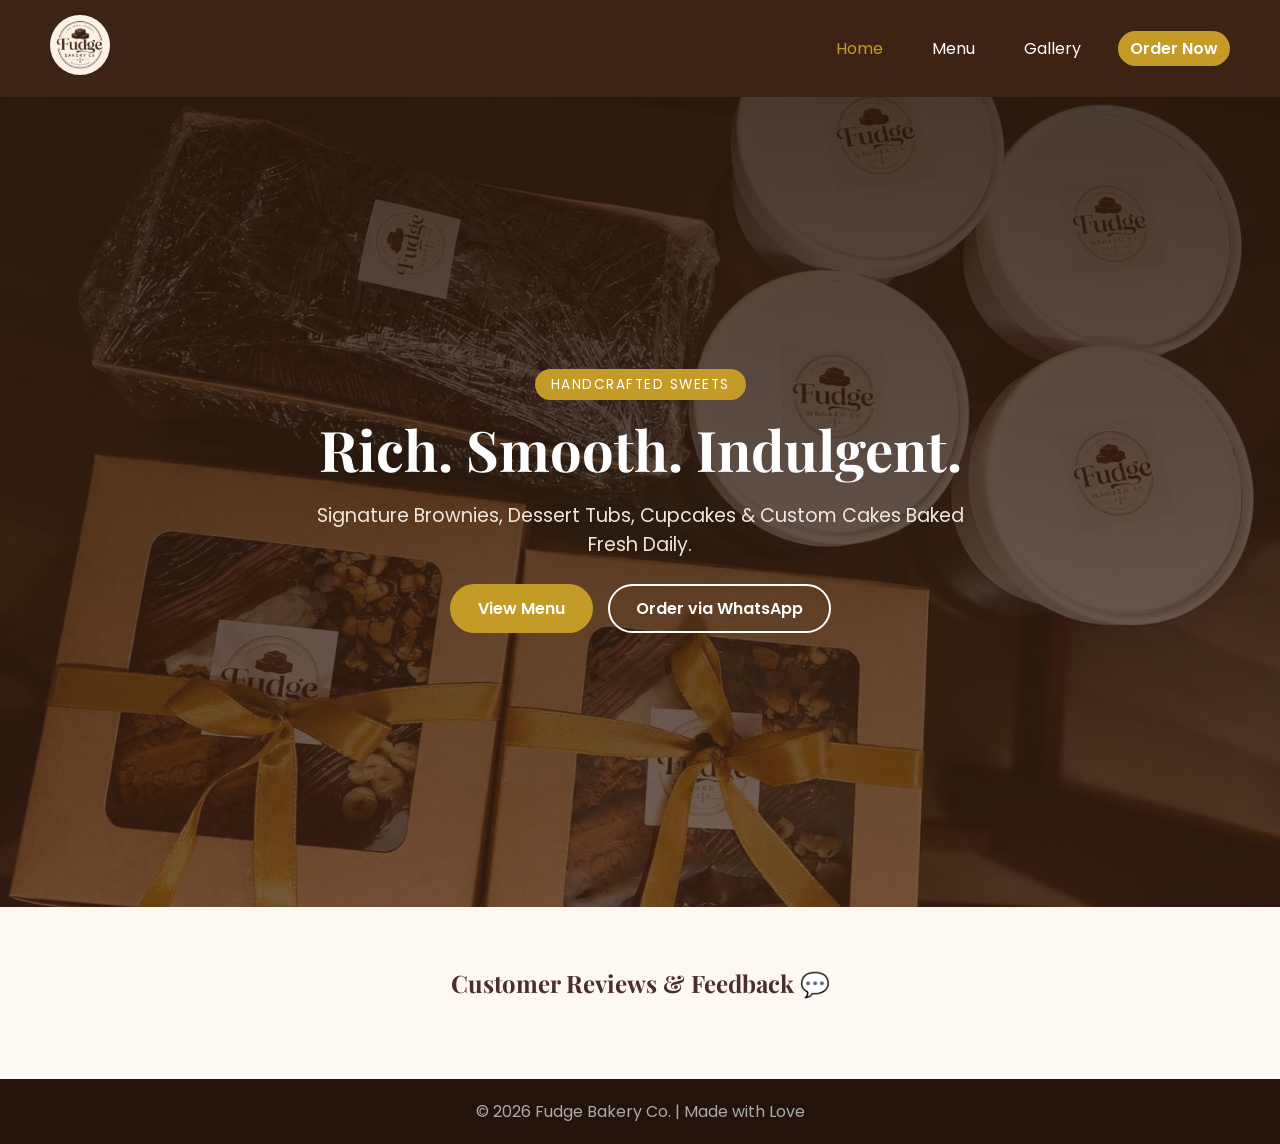
<file: index.html>
<!DOCTYPE html>
<html lang="en">
<head>
<meta charset="UTF-8">
<meta name="viewport" content="width=device-width, initial-scale=1.0">
<title>Fudge Bakery Co. | Home</title>
<link rel="stylesheet" href="css/style.css">
<link href="https://fonts.googleapis.com/css2?family=Playfair+Display:wght@600;700&family=Poppins:wght@300;400;600&display=swap" rel="stylesheet">
</head>
<body>

<!-- Header / Navbar -->
<header class="navbar">
<div class="logo-container">
<a href="index.html"><img src="image/logo.png" alt="Fudge Bakery Co Logo" class="logo-img"></a>
</div>
<nav>
<ul>
<li><a href="index.html" class="active">Home</a></li>
<li><a href="menu.html">Menu</a></li>
<li><a href="gallery.html">Gallery</a></li>
<li><a href="order.html" class="btn-primary">Order Now</a></li>
</ul>
</nav>
</header>

<!-- Banner / Hero Section -->
<section class="hero-banner">
<div class="banner-overlay">
<div class="hero-content">
<span class="badge">Handcrafted Sweets</span>
<h1>Rich. Smooth. Indulgent.</h1>
<p>Signature Brownies, Dessert Tubs, Cupcakes & Custom Cakes Baked Fresh Daily.</p>
<div class="hero-buttons">
<a href="menu.html" class="btn-hero">View Menu</a>
<a href="order.html" class="btn-hero-outline">Order via WhatsApp</a>
</div>
</div>
</div>
</section>

<!-- Live Customer Reviews Section -->
<section style="max-width: 800px; margin: 40px auto; padding: 20px;">
<h2 style="font-family: 'Playfair Display', serif; color: #4a2e2b; text-align: center; margin-bottom: 20px;">Customer Reviews & Feedback 💬</h2>

<div id="disqus_thread"></div>
<script>
var disqus_config = function () {
this.page.url = "https://fudge-bakery.github.io/fudge-bakery";
this.page.identifier = "fudge-bakery-reviews";
};
(function() {
var d = document, s = d.createElement('script');
s.src = 'https://fudge-bakery-co-2.disqus.com/embed.js';
s.setAttribute('data-timestamp', +new Date());
(d.head || d.body).appendChild(s);
})();
</script>
</section>


<footer>
<p>&copy; 2026 Fudge Bakery Co. | Made with Love</p>
</footer>

</body>
</html>
</file>
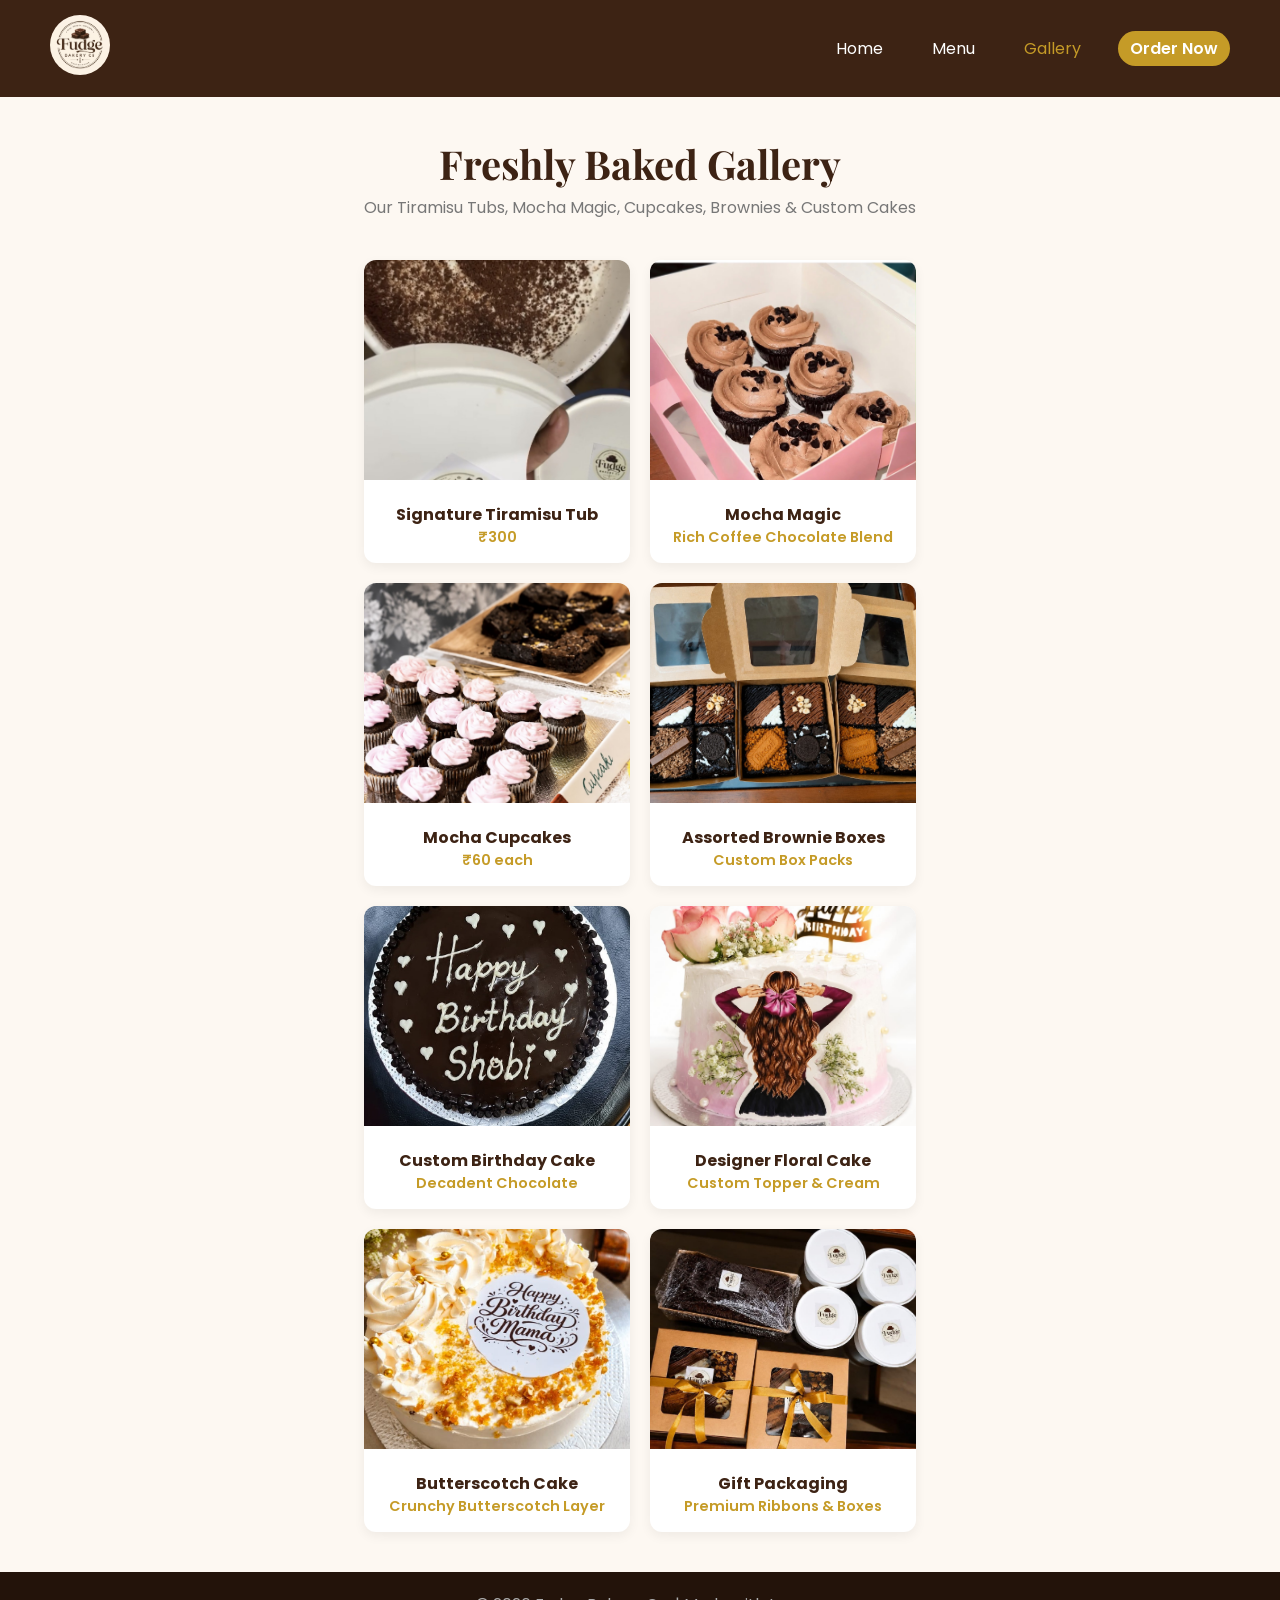
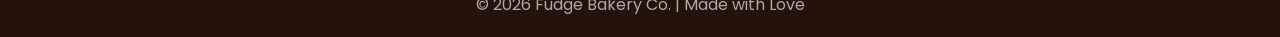
<file: gallery.html>
<!DOCTYPE html>
<html lang="en">
<head>
<meta charset="UTF-8">
<meta name="viewport" content="width=device-width, initial-scale=1.0">
<title>Fudge Bakery Co. | Gallery</title>
<link rel="stylesheet" href="css/style.css">
<link href="https://fonts.googleapis.com/css2?family=Playfair+Display:wght@600;700&family=Poppins:wght@300;400;600&display=swap" rel="stylesheet">
</head>
<body>

<!-- Header / Navbar -->
<header class="navbar">
<div class="logo-container">
<a href="index.html"><img src="image/logo.png" alt="Fudge Bakery Co Logo" class="logo-img"></a>
</div>
<nav>
<ul>
<li><a href="index.html">Home</a></li>
<li><a href="menu.html">Menu</a></li>
<li><a href="gallery.html" class="active">Gallery</a></li>
<li><a href="order.html" class="btn-primary">Order Now</a></li>
</ul>
</nav>
</header>

<!-- Gallery Page Main Content -->
<main class="page-container">
<div class="section-title">
<h2>Freshly Baked Gallery</h2>
<p>Our Tiramisu Tubs, Mocha Magic, Cupcakes, Brownies & Custom Cakes</p>
</div>

<div class="gallery-grid">
<div class="gallery-card">
<img src="image/tiramisu.jpg" alt="Tiramisu Tub">
<div class="card-info">
<h4>Signature Tiramisu Tub</h4>
<p>₹300</p>
</div>
</div>

<div class="gallery-card">
<img src="image/mocha-magic.jpg" alt="Mocha Magic Dessert">
<div class="card-info">
<h4>Mocha Magic</h4>
<p>Rich Coffee Chocolate Blend</p>
</div>
</div>

<div class="gallery-card">
<img src="image/cupcakes.jpg" alt="Fresh Cupcakes">
<div class="card-info">
<h4>Mocha Cupcakes</h4>
<p>₹60 each</p>
</div>
</div>

<div class="gallery-card">
<img src="image/brownie-boxes.jpg" alt="Assorted Brownies Box">
<div class="card-info">
<h4>Assorted Brownie Boxes</h4>
<p>Custom Box Packs</p>
</div>
</div>

<div class="gallery-card">
<img src="image/chocolate-cake.jpg" alt="Custom Chocolate Cake">
<div class="card-info">
<h4>Custom Birthday Cake</h4>
<p>Decadent Chocolate</p>
</div>
</div>

<div class="gallery-card">
<img src="image/girl-cake.jpg" alt="Designer Floral Cake">
<div class="card-info">
<h4>Designer Floral Cake</h4>
<p>Custom Topper & Cream</p>
</div>
</div>

<div class="gallery-card">
<img src="image/butterscotch-cake.jpg" alt="Butterscotch Layer Cake">
<div class="card-info">
<h4>Butterscotch Cake</h4>
<p>Crunchy Butterscotch Layer</p>
</div>
</div>

<div class="gallery-card">
<img src="image/packaging.jpg" alt="Gift Ribbon Packaging">
<div class="card-info">
<h4>Gift Packaging</h4>
<p>Premium Ribbons & Boxes</p>
</div>
</div>
</div>
</main>

<footer>
<p>&copy; 2026 Fudge Bakery Co. | Made with Love</p>
</footer>

</body>
</html>
</file>
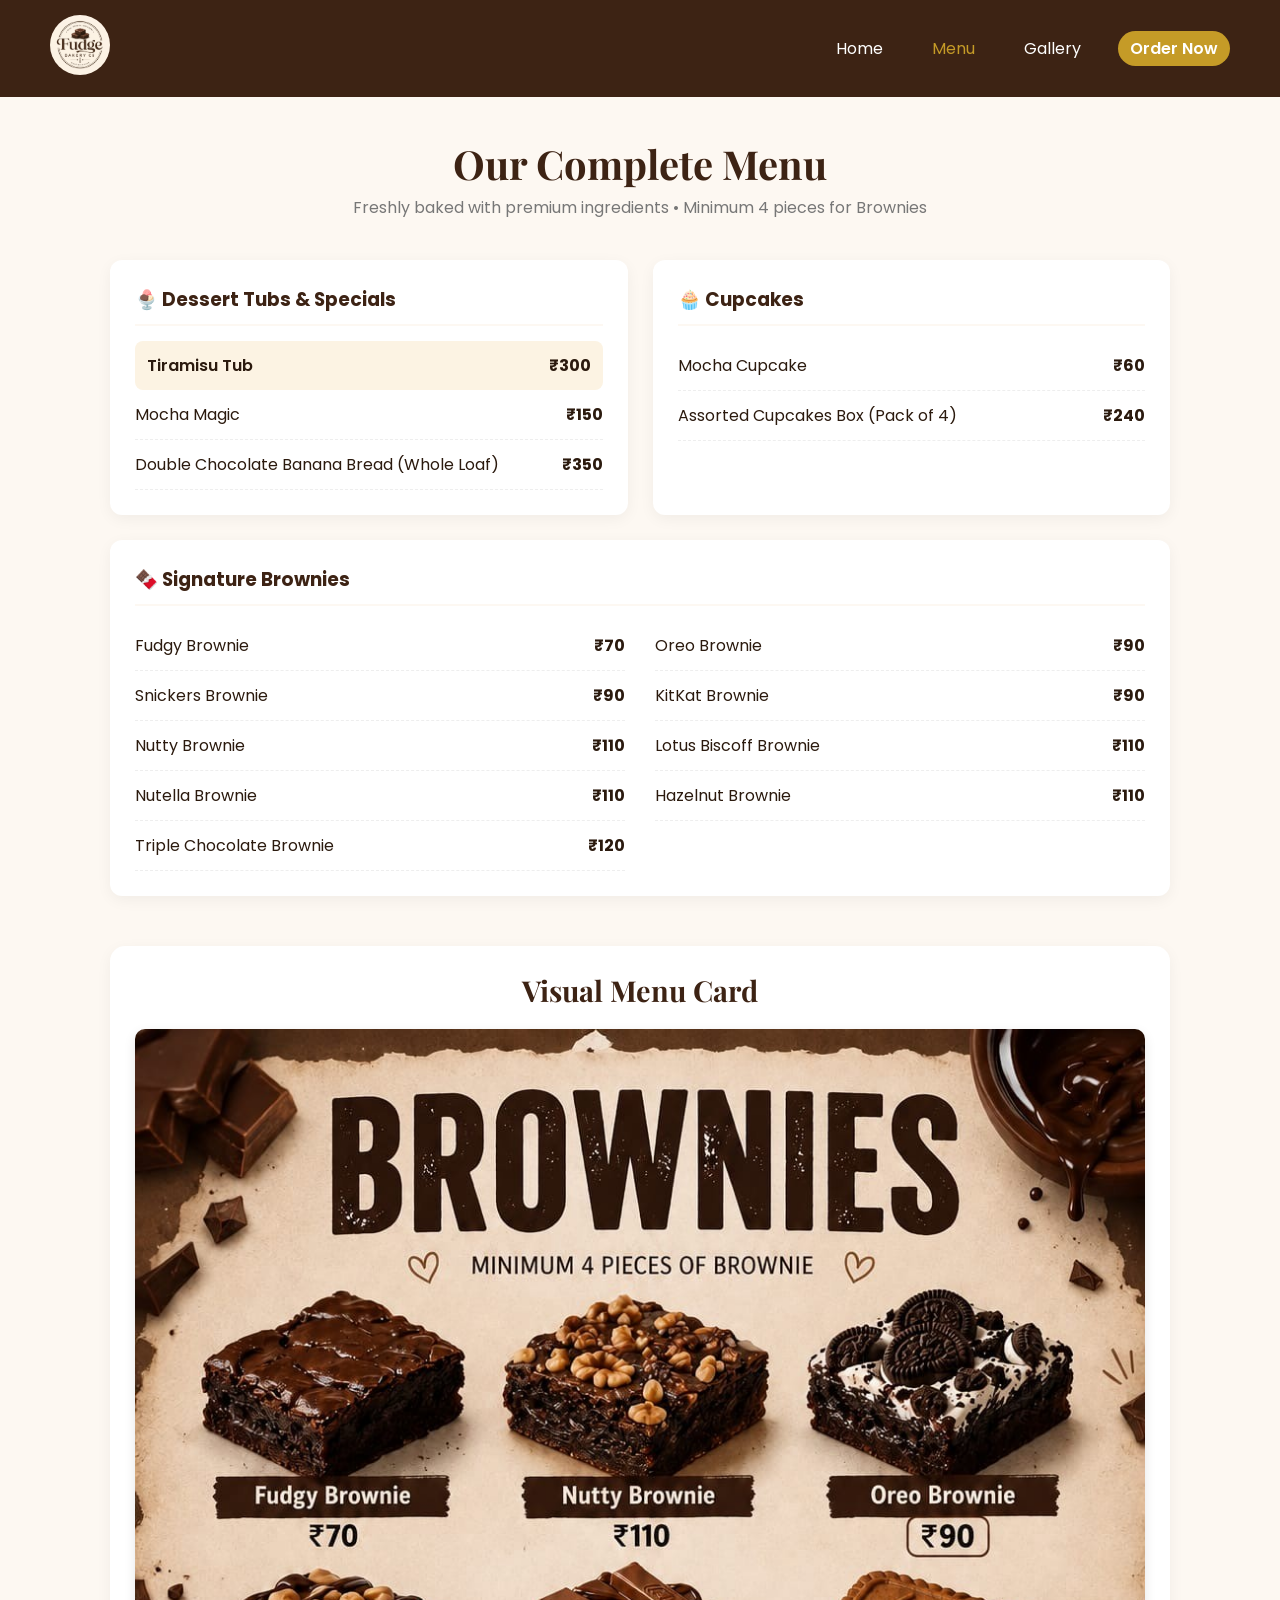
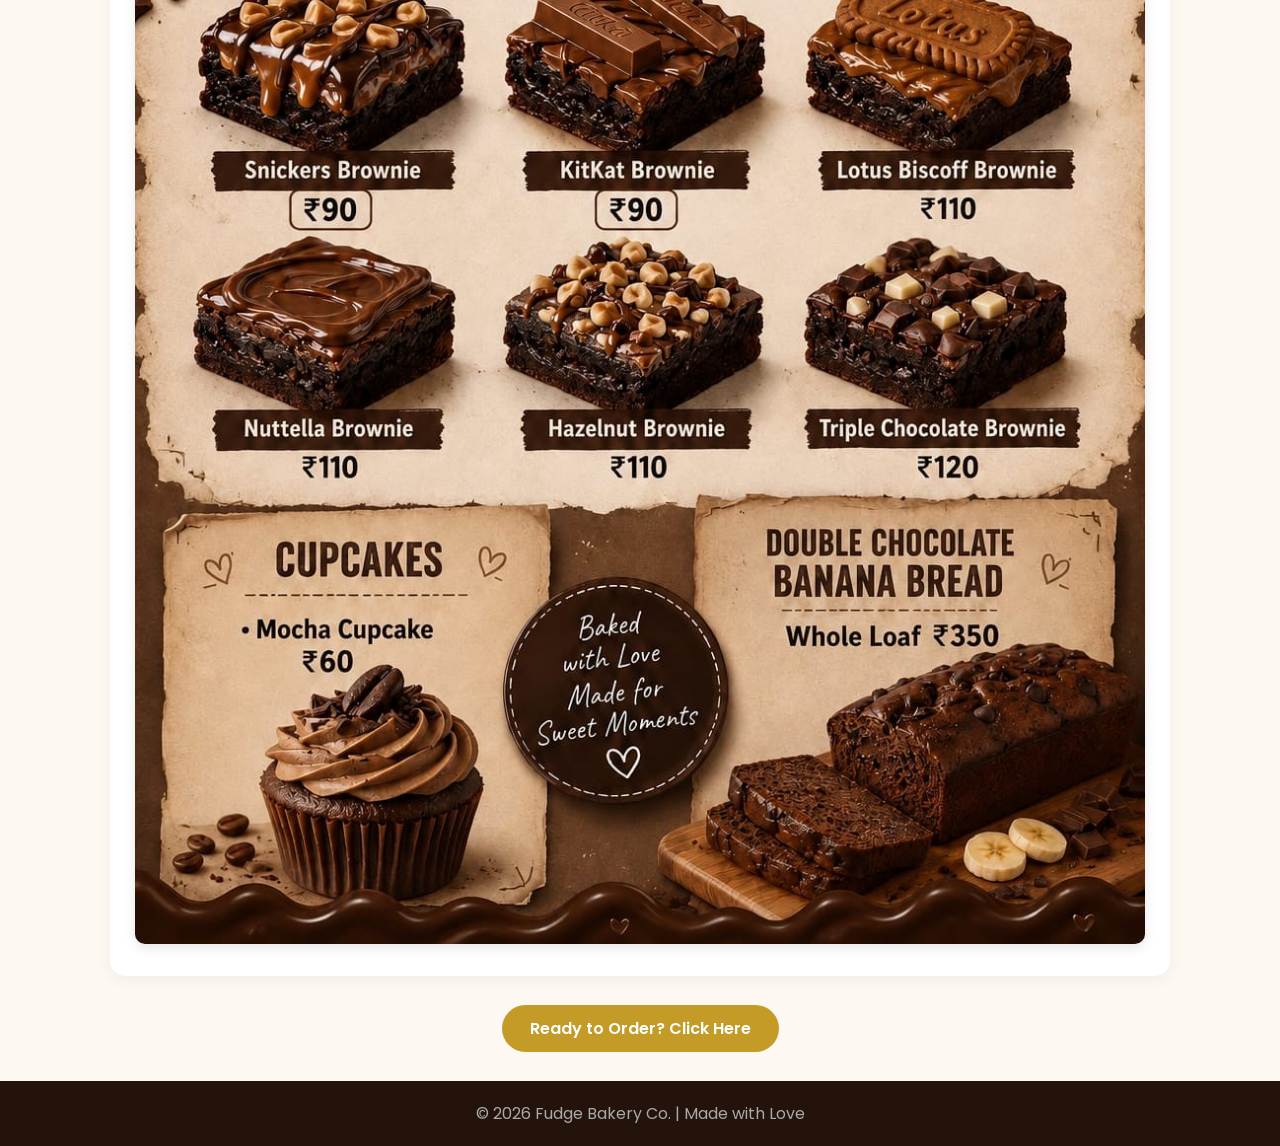
<file: menu.html>
<!DOCTYPE html>
<html lang="en">
<head>
<meta charset="UTF-8">
<meta name="viewport" content="width=device-width, initial-scale=1.0">
<title>Fudge Bakery Co. | Menu</title>
<link rel="stylesheet" href="css/style.css">
<link href="https://fonts.googleapis.com/css2?family=Playfair+Display:wght@600;700&family=Poppins:wght@300;400;600&display=swap" rel="stylesheet">
</head>
<body>

<!-- Header / Navbar -->
<header class="navbar">
<div class="logo-container">
<a href="index.html"><img src="image/logo.png" alt="Fudge Bakery Co Logo" class="logo-img"></a>
</div>
<nav>
<ul>
<li><a href="index.html">Home</a></li>
<li><a href="menu.html" class="active">Menu</a></li>
<li><a href="gallery.html">Gallery</a></li>
<li><a href="order.html" class="btn-primary">Order Now</a></li>
</ul>
</nav>
</header>

<!-- Menu Page Main Content -->
<main class="page-container">
<div class="section-title">
<h2>Our Complete Menu</h2>
<p>Freshly baked with premium ingredients • Minimum 4 pieces for Brownies</p>
</div>

<div class="menu-grid">
<!-- 1. Dessert Tubs & Specials (Tiramisu First) -->
<div class="menu-category highlight-box">
<h3>🍨 Dessert Tubs & Specials</h3>
<div class="items-list">
<div class="item featured-item"><span>Tiramisu Tub</span> <strong>₹300</strong></div>
<div class="item"><span>Mocha Magic</span> <strong>₹150</strong></div>
<div class="item"><span>Double Chocolate Banana Bread (Whole Loaf)</span> <strong>₹350</strong></div>
</div>
</div>

<!-- 2. Cupcakes -->
<div class="menu-category">
<h3>🧁 Cupcakes</h3>
<div class="items-list">
<div class="item"><span>Mocha Cupcake</span> <strong>₹60</strong></div>
<div class="item"><span>Assorted Cupcakes Box (Pack of 4)</span> <strong>₹240</strong></div>
</div>
</div>

<!-- 3. Signature Brownies -->
<div class="menu-category full-width">
<h3>🍫 Signature Brownies</h3>
<div class="items-list two-column-list">
<div class="item"><span>Fudgy Brownie</span> <strong>₹70</strong></div>
<div class="item"><span>Oreo Brownie</span> <strong>₹90</strong></div>
<div class="item"><span>Snickers Brownie</span> <strong>₹90</strong></div>
<div class="item"><span>KitKat Brownie</span> <strong>₹90</strong></div>
<div class="item"><span>Nutty Brownie</span> <strong>₹110</strong></div>
<div class="item"><span>Lotus Biscoff Brownie</span> <strong>₹110</strong></div>
<div class="item"><span>Nutella Brownie</span> <strong>₹110</strong></div>
<div class="item"><span>Hazelnut Brownie</span> <strong>₹110</strong></div>
<div class="item"><span>Triple Chocolate Brownie</span> <strong>₹120</strong></div>
</div>
</div>
</div>

<!-- NEW: Full Menu Image Section -->
<div class="menu-poster-container">
<h3>Visual Menu Card</h3>
<img src="image/menu-poster.jpg" alt="Fudge Bakery Menu Poster" class="menu-poster-img">
</div>

<div class="menu-cta">
<a href="order.html" class="btn-hero">Ready to Order? Click Here</a>
</div>
</main>

<footer>
<p>&copy; 2026 Fudge Bakery Co. | Made with Love</p>
</footer>

</body>
</html>
</file>
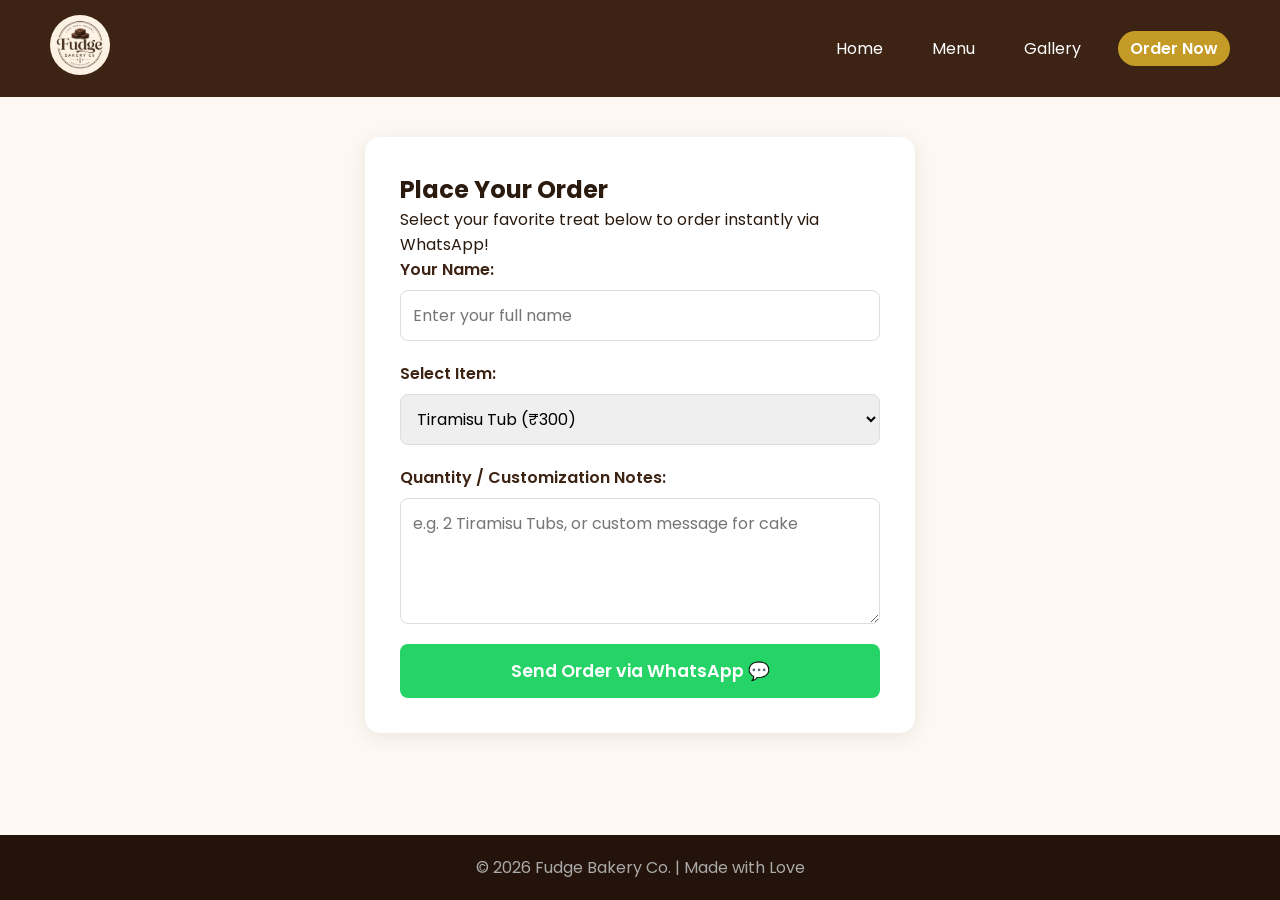
<file: order.html>
<!DOCTYPE html>
<html lang="en">
<head>
<meta charset="UTF-8">
<meta name="viewport" content="width=device-width, initial-scale=1.0">
<title>Fudge Bakery Co. | Place Order</title>
<link rel="stylesheet" href="css/style.css">
<link href="https://fonts.googleapis.com/css2?family=Playfair+Display:wght@600;700&family=Poppins:wght@300;400;600&display=swap" rel="stylesheet">
</head>
<body>

<!-- Header / Navbar -->
<header class="navbar">
<div class="logo-container">
<a href="index.html"><img src="image/logo.png" alt="Fudge Bakery Co Logo" class="logo-img"></a>
</div>
<nav>
<ul>
<li><a href="index.html">Home</a></li>
<li><a href="menu.html">Menu</a></li>
<li><a href="gallery.html">Gallery</a></li>
<li><a href="order.html" class="active btn-primary">Order Now</a></li>
</ul>
</nav>
</header>

<main class="page-container order-page">
<div class="order-box">
<h2>Place Your Order</h2>
<p>Select your favorite treat below to order instantly via WhatsApp!</p>

<form id="orderForm">
<div class="form-group">
<label>Your Name:</label>
<input type="text" id="custName" placeholder="Enter your full name" required>
</div>

<div class="form-group">
<label>Select Item:</label>
<select id="selectedItem">
<option value="Tiramisu Tub (₹300)">Tiramisu Tub (₹300)</option>
<option value="Mocha Magic">Mocha Magic</option>
<option value="Mocha Cupcake (₹60)">Mocha Cupcakes</option>
<option value="Assorted Brownie Box (4 Pcs)">Assorted Brownie Box (4 Pcs)</option>
<option value="Double Chocolate Banana Bread (₹350)">Double Chocolate Banana Bread</option>
<option value="Custom Birthday Cake">Custom Birthday Cake</option>
</select>
</div>

<div class="form-group">
<label>Quantity / Customization Notes:</label>
<textarea id="notes" placeholder="e.g. 2 Tiramisu Tubs, or custom message for cake" rows="4"></textarea>
</div>

<button type="submit" class="btn-whatsapp">Send Order via WhatsApp 💬</button>
</form>
</div>
</main>

<footer>
<p>&copy; 2026 Fudge Bakery Co. | Made with Love</p>
</footer>

<script src="js/script.js"></script>
</body>
</html>
</file>
<file: css/style.css>
:root {
--primary-chocolate: #3d2314;
--accent-gold: #c59b27;
--bg-cream: #fdf8f2;
--card-bg: #ffffff;
--text-dark: #2b1a0e;
}

* {
margin: 0;
padding: 0;
box-sizing: border-box;
font-family: 'Poppins', sans-serif;
}

body {
background-color: var(--bg-cream);
color: var(--text-dark);
display: flex;
flex-direction: column;
min-height: 100vh;
}

/* Header & Navbar */
.navbar {
display: flex;
justify-content: space-between;
align-items: center;
padding: 15px 50px;
background-color: var(--primary-chocolate);
position: sticky;
top: 0;
z-index: 1000;
}

.logo-img {
height: 60px;
border-radius: 50%;
}

.navbar nav ul {
display: flex;
list-style: none;
align-items: center;
}

.navbar nav ul li {
margin-left: 25px;
}

.navbar nav ul li a {
color: #fff;
text-decoration: none;
font-weight: 400;
padding: 6px 12px;
border-radius: 4px;
transition: 0.3s;
}

.navbar nav ul li a:hover,
.navbar nav ul li a.active {
color: var(--accent-gold);
}

.btn-primary {
background-color: var(--accent-gold);
color: #fff !important;
border-radius: 20px !important;
font-weight: 600 !important;
}

/* Hero Banner (Home) */
.hero-banner {
width: 100%;
height: calc(100vh - 90px);
background: url('../image/packaging.jpg') no-repeat center center / cover;
display: flex;
}

.banner-overlay {
width: 100%;
height: 100%;
background: linear-gradient(rgba(43, 26, 14, 0.85), rgba(61, 35, 20, 0.7));
display: flex;
align-items: center;
justify-content: center;
text-align: center;
padding: 20px;
}

.hero-content {
max-width: 650px;
color: #fff;
}

.hero-content .badge {
background: var(--accent-gold);
padding: 6px 16px;
border-radius: 20px;
font-size: 0.85rem;
letter-spacing: 1.5px;
text-transform: uppercase;
}

.hero-content h1 {
font-family: 'Playfair Display', serif;
font-size: 3.5rem;
margin: 15px 0;
}

.hero-content p {
font-size: 1.2rem;
margin-bottom: 25px;
color: #f1e6d8;
}

.hero-buttons {
display: flex;
gap: 15px;
justify-content: center;
}

.btn-hero {
background-color: var(--accent-gold);
color: #fff;
padding: 12px 28px;
border-radius: 25px;
text-decoration: none;
font-weight: 600;
}

.btn-hero-outline {
border: 2px solid #fff;
color: #fff;
padding: 10px 26px;
border-radius: 25px;
text-decoration: none;
font-weight: 600;
}

/* Page Containers (Menu, Gallery, Order) */
.page-container {
max-width: 1100px;
margin: 40px auto;
padding: 0 20px;
flex: 1;
}

.section-title {
text-align: center;
margin-bottom: 40px;
}

.section-title h2 {
font-family: 'Playfair Display', serif;
font-size: 2.5rem;
color: var(--primary-chocolate);
}

.section-title p {
color: #777;
margin-top: 5px;
}

/* Menu Page Styles */
.menu-grid {
display: grid;
grid-template-columns: 1fr 1fr;
gap: 25px;
}

.menu-category {
background: var(--card-bg);
padding: 25px;
border-radius: 12px;
box-shadow: 0 4px 15px rgba(0,0,0,0.05);
}

.menu-category.full-width {
grid-column: span 2;
}

.menu-category h3 {
color: var(--primary-chocolate);
border-bottom: 2px solid var(--bg-cream);
padding-bottom: 10px;
margin-bottom: 15px;
}

.item {
display: flex;
justify-content: space-between;
padding: 12px 0;
border-bottom: 1px dashed #eee;
}

.featured-item {
background-color: #fcf3e3;
padding: 12px;
border-radius: 8px;
font-weight: 600;
border: none;
}

.two-column-list {
display: grid;
grid-template-columns: 1fr 1fr;
gap: 0 30px;
}

.menu-cta {
text-align: center;
margin-top: 40px;
}

/* Gallery Styles */
.gallery-grid {
display: grid;
grid-template-columns: repeat(auto-fill, minmax(240px, 1fr));
gap: 20px;
}

.gallery-card {
background: #fff;
border-radius: 12px;
overflow: hidden;
box-shadow: 0 4px 12px rgba(0,0,0,0.06);
}

.gallery-card img {
width: 100%;
height: 220px;
object-fit: cover;
}

.card-info {
padding: 15px;
text-align: center;
}

.card-info h4 {
color: var(--primary-chocolate);
font-size: 1rem;
}

.card-info p {
color: var(--accent-gold);
font-weight: 600;
font-size: 0.9rem;
}

/* Order Form Page */
.order-box {
max-width: 550px;
margin: 0 auto;
background: #fff;
padding: 35px;
border-radius: 15px;
box-shadow: 0 4px 20px rgba(0,0,0,0.08);
}

.form-group {
display: flex;
flex-direction: column;
margin-bottom: 20px;
text-align: left;
}

.form-group label {
font-weight: 600;
margin-bottom: 8px;
color: var(--primary-chocolate);
}

.form-group input, .form-group select, .form-group textarea {
padding: 12px;
border: 1px solid #ddd;
border-radius: 8px;
font-size: 1rem;
}

.btn-whatsapp {
width: 100%;
background-color: #25d366;
color: white;
padding: 14px;
border: none;
border-radius: 8px;
font-size: 1.1rem;
font-weight: 600;
cursor: pointer;
}

/* Footer */
footer {
text-align: center;
padding: 20px;
background: #23130a;
color: #aaa;
margin-top: auto;
}

/* Mobile Responsive */
@media (max-width: 768px) {
.menu-grid { grid-template-columns: 1fr; }
.menu-category.full-width { grid-column: span 1; }
.two-column-list { grid-template-columns: 1fr; }
.hero-content h1 { font-size: 2.5rem; }
}
/* Menu Poster Styling */
.menu-poster-container {
margin-top: 50px;
text-align: center;
background: #fff;
padding: 25px;
border-radius: 15px;
box-shadow: 0 4px 15px rgba(0,0,0,0.05);
}

.menu-poster-container h3 {
color: var(--primary-chocolate);
font-family: 'Playfair Display', serif;
font-size: 1.8rem;
margin-bottom: 20px;
}

.menu-poster-img {
max-width: 100%;
height: auto;
border-radius: 10px;
box-shadow: 0 4px 12px rgba(0,0,0,0.1);
}
</file>
